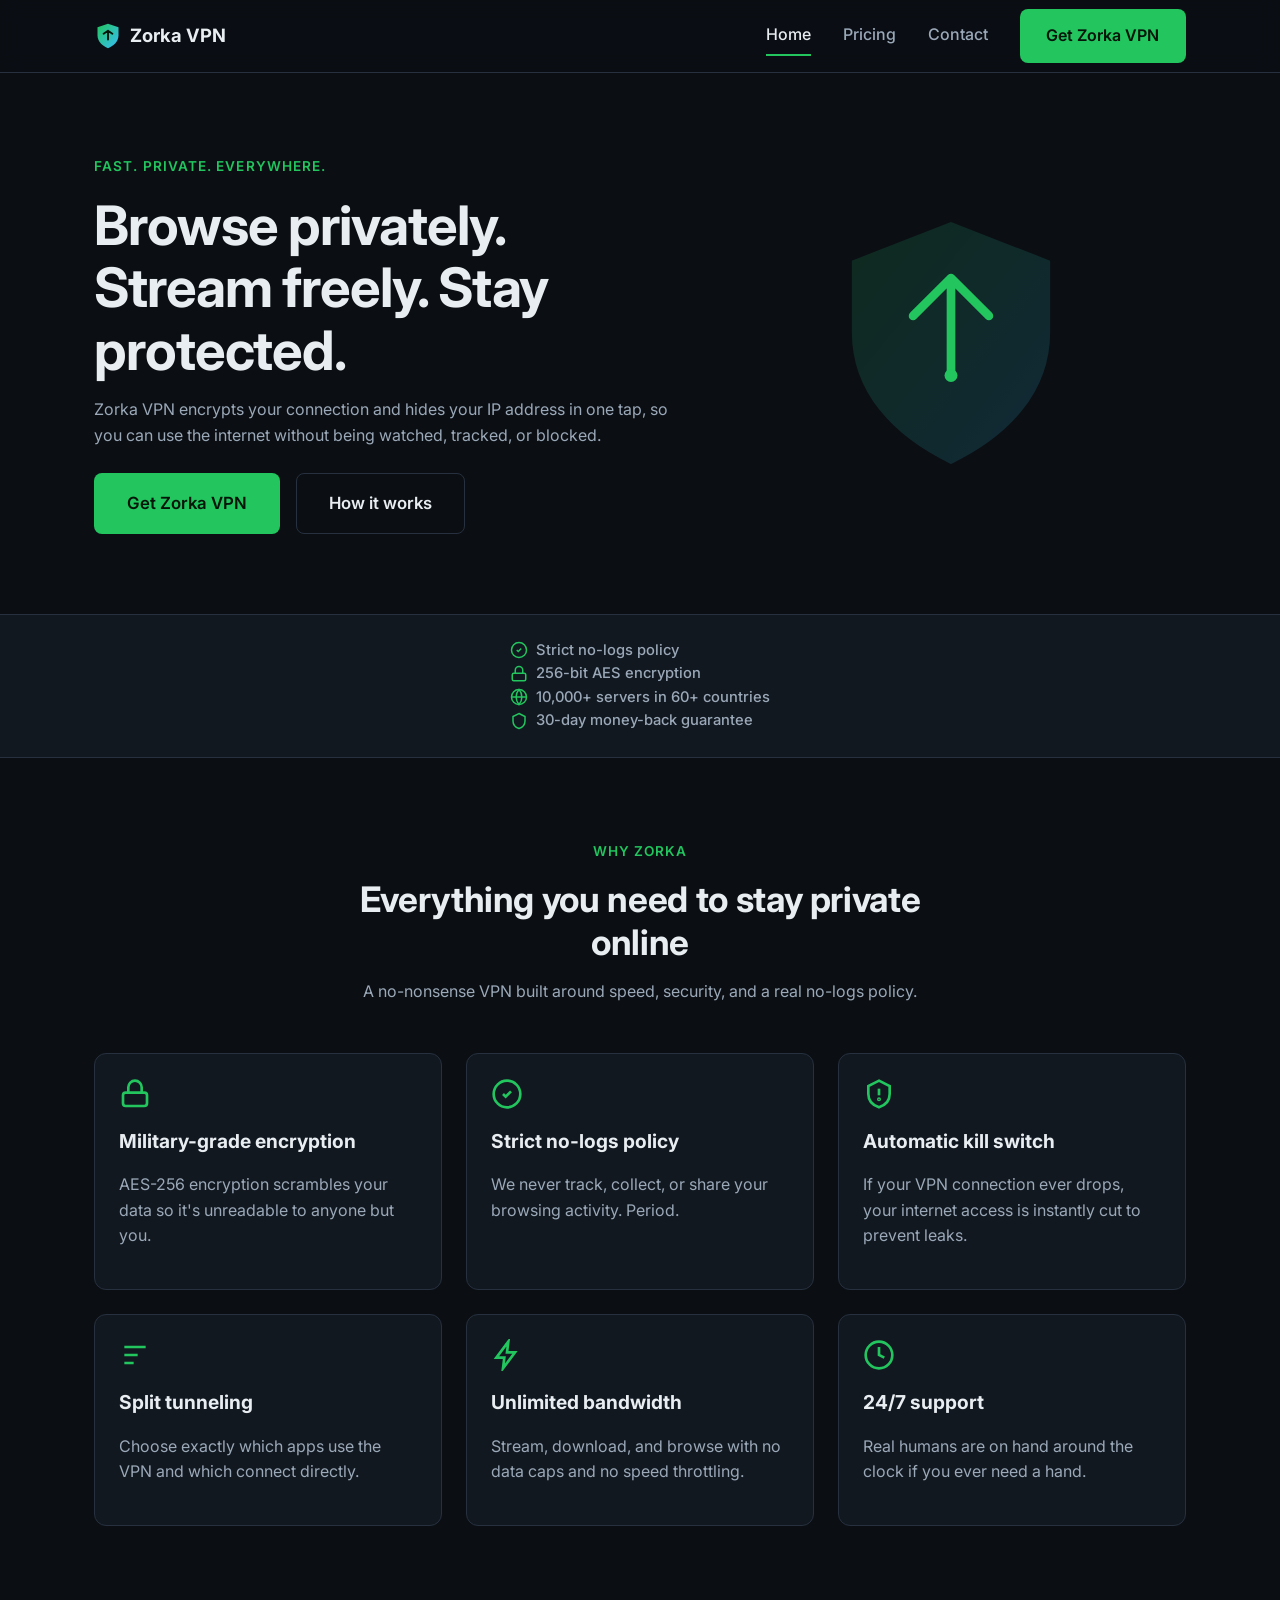
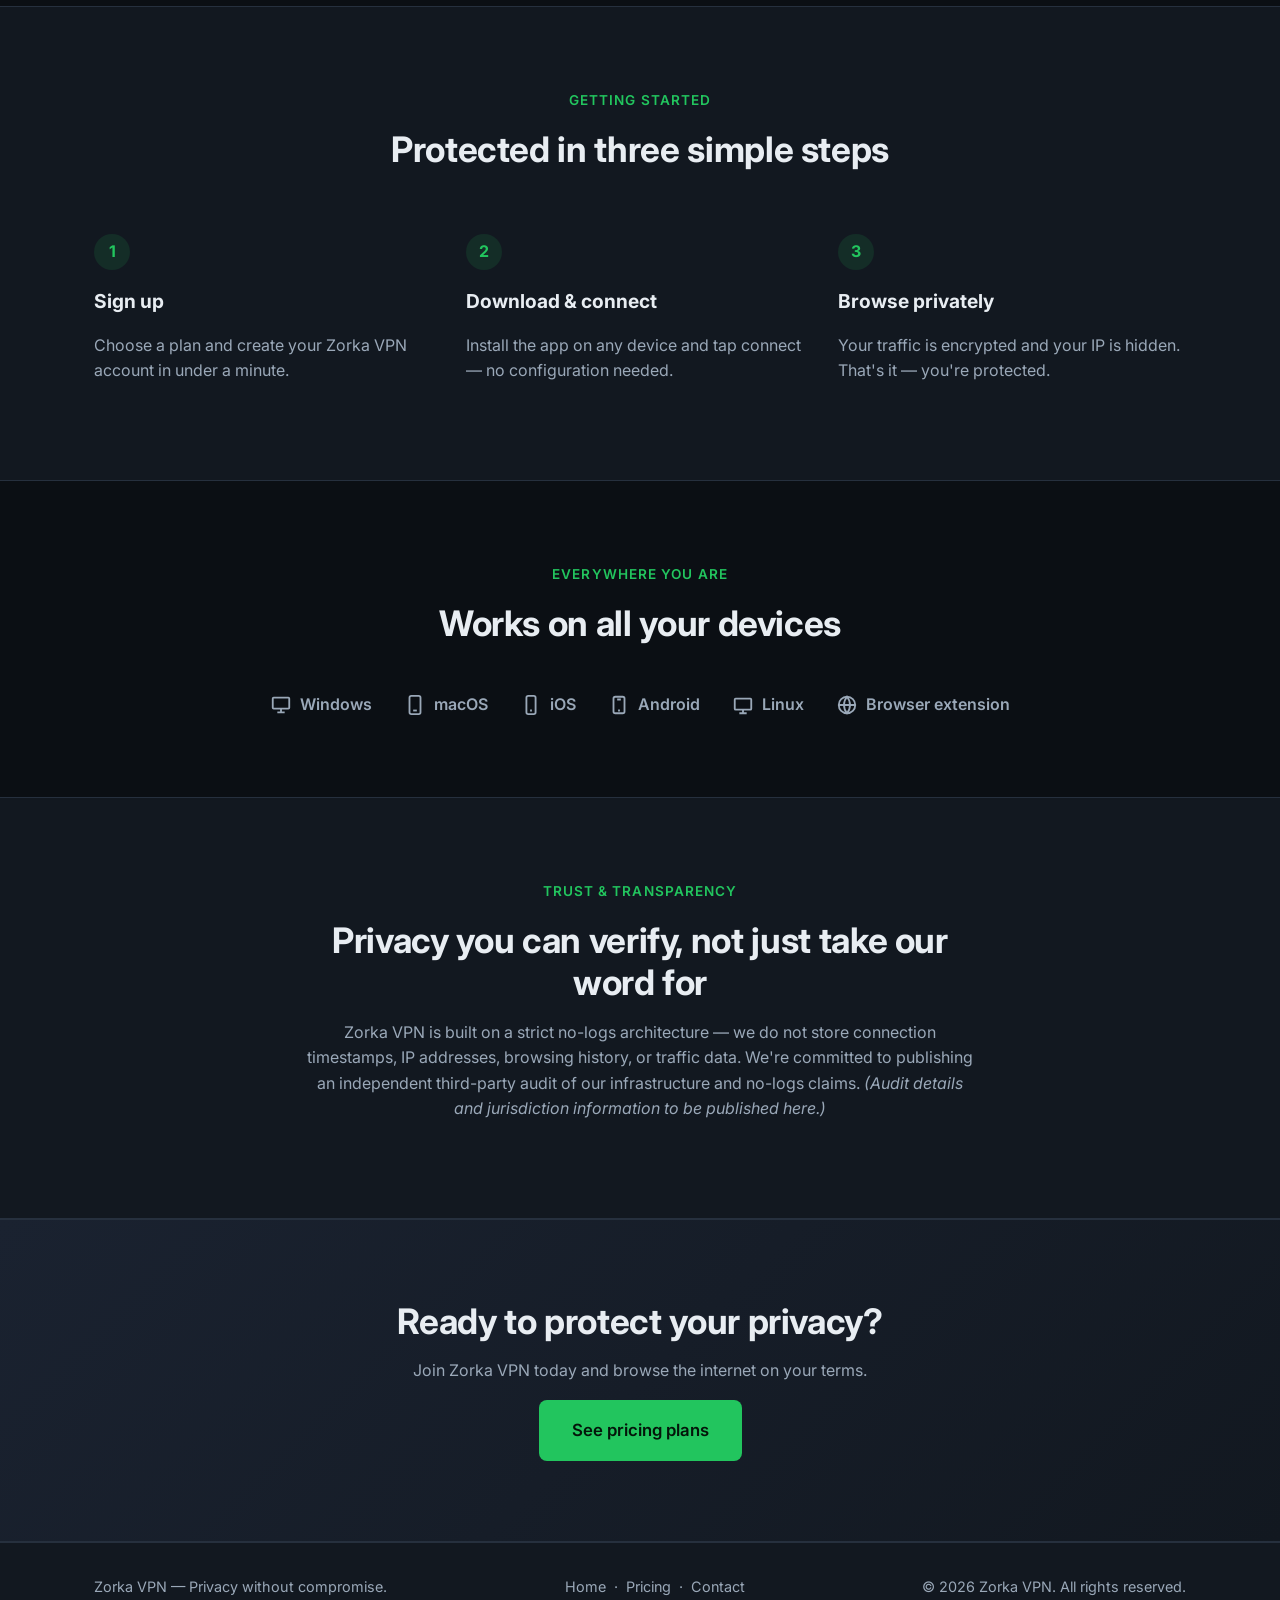
<file: index.html>
<!DOCTYPE html>
<html lang="en">
<head>
  <meta charset="UTF-8" />
  <meta name="viewport" content="width=device-width, initial-scale=1.0" />
  <title>Zorka VPN — Privacy Without Compromise</title>
  <meta name="description" content="Zorka VPN keeps your browsing private and secure with military-grade encryption, a strict no-logs policy, and servers in 60+ countries." />
  <link rel="icon" href="assets/img/favicon.svg" type="image/svg+xml" />
  <link rel="preconnect" href="https://fonts.googleapis.com" />
  <link rel="preconnect" href="https://fonts.gstatic.com" crossorigin />
  <link href="https://fonts.googleapis.com/css2?family=Inter:wght@400;500;600;700;800&display=swap" rel="stylesheet" />
  <link rel="stylesheet" href="assets/css/style.css" />
</head>
<body>
  <header class="site-header">
    <div class="container header-inner">
      <a href="index.html" class="logo">
        <img src="assets/img/logo.svg" alt="Zorka VPN logo" />
        Zorka VPN
      </a>
      <nav class="site-nav" id="site-nav">
        <a href="index.html">Home</a>
        <a href="pricing.html">Pricing</a>
        <a href="contact.html">Contact</a>
        <a href="pricing.html" class="btn btn-primary nav-cta">Get Zorka VPN</a>
      </nav>
      <button class="nav-toggle" id="nav-toggle" aria-label="Toggle menu" aria-expanded="false">&#9776;</button>
    </div>
  </header>

  <main>
    <!-- Hero -->
    <section class="hero">
      <div class="container hero-inner">
        <div>
          <span class="eyebrow">Fast. Private. Everywhere.</span>
          <h1>Browse privately. Stream freely. Stay protected.</h1>
          <p class="text-muted">Zorka VPN encrypts your connection and hides your IP address in one tap, so you can use the internet without being watched, tracked, or blocked.</p>
          <div class="hero-actions">
            <a href="pricing.html" class="btn btn-primary btn-lg">Get Zorka VPN</a>
            <a href="#how-it-works" class="btn btn-outline btn-lg">How it works</a>
          </div>
        </div>
        <div class="hero-art">
          <svg viewBox="0 0 240 240" width="260" height="260" xmlns="http://www.w3.org/2000/svg" role="img" aria-label="Shield icon representing protection">
            <defs>
              <linearGradient id="shieldGrad" x1="0" y1="0" x2="1" y2="1">
                <stop offset="0%" stop-color="#22c55e" />
                <stop offset="100%" stop-color="#38bdf8" />
              </linearGradient>
            </defs>
            <path d="M120 10 L210 45 V110 C210 165 172 205 120 230 C68 205 30 165 30 110 V45 Z" fill="url(#shieldGrad)" opacity="0.15" stroke="url(#shieldGrad)" stroke-width="3"/>
            <path d="M120 60 V150 M85 95 L120 60 L155 95" fill="none" stroke="#22c55e" stroke-width="8" stroke-linecap="round" stroke-linejoin="round"/>
            <circle cx="120" cy="150" r="6" fill="#22c55e"/>
          </svg>
        </div>
      </div>
    </section>

    <!-- Trust bar -->
    <div class="trust-bar">
      <div class="container">
        <ul>
          <li><svg viewBox="0 0 24 24" fill="none" stroke="currentColor" stroke-width="2"><path d="M9 12l2 2 4-4"/><circle cx="12" cy="12" r="10"/></svg> Strict no-logs policy</li>
          <li><svg viewBox="0 0 24 24" fill="none" stroke="currentColor" stroke-width="2"><rect x="3" y="11" width="18" height="10" rx="2"/><path d="M7 11V7a5 5 0 0 1 10 0v4"/></svg> 256-bit AES encryption</li>
          <li><svg viewBox="0 0 24 24" fill="none" stroke="currentColor" stroke-width="2"><circle cx="12" cy="12" r="10"/><path d="M2 12h20M12 2a15 15 0 0 1 0 20 15 15 0 0 1 0-20z"/></svg> 10,000+ servers in 60+ countries</li>
          <li><svg viewBox="0 0 24 24" fill="none" stroke="currentColor" stroke-width="2"><path d="M12 2l8 4v6c0 5-3.5 8.5-8 10-4.5-1.5-8-5-8-10V6l8-4z"/></svg> 30-day money-back guarantee</li>
        </ul>
      </div>
    </div>

    <!-- Features -->
    <section id="features">
      <div class="container">
        <div class="section-header text-center">
          <span class="eyebrow">Why Zorka</span>
          <h2>Everything you need to stay private online</h2>
          <p class="text-muted">A no-nonsense VPN built around speed, security, and a real no-logs policy.</p>
        </div>
        <div class="grid grid-3">
          <div class="card feature-card">
            <svg viewBox="0 0 24 24" fill="none" stroke="currentColor" stroke-width="2"><rect x="3" y="11" width="18" height="10" rx="2"/><path d="M7 11V7a5 5 0 0 1 10 0v4"/></svg>
            <h3>Military-grade encryption</h3>
            <p class="text-muted">AES-256 encryption scrambles your data so it's unreadable to anyone but you.</p>
          </div>
          <div class="card feature-card">
            <svg viewBox="0 0 24 24" fill="none" stroke="currentColor" stroke-width="2"><path d="M9 12l2 2 4-4"/><circle cx="12" cy="12" r="10"/></svg>
            <h3>Strict no-logs policy</h3>
            <p class="text-muted">We never track, collect, or share your browsing activity. Period.</p>
          </div>
          <div class="card feature-card">
            <svg viewBox="0 0 24 24" fill="none" stroke="currentColor" stroke-width="2"><path d="M12 2l8 4v6c0 5-3.5 8.5-8 10-4.5-1.5-8-5-8-10V6l8-4z"/><path d="M12 8v5"/><circle cx="12" cy="16" r="0.5"/></svg>
            <h3>Automatic kill switch</h3>
            <p class="text-muted">If your VPN connection ever drops, your internet access is instantly cut to prevent leaks.</p>
          </div>
          <div class="card feature-card">
            <svg viewBox="0 0 24 24" fill="none" stroke="currentColor" stroke-width="2"><path d="M4 6h16M4 12h10M4 18h7"/></svg>
            <h3>Split tunneling</h3>
            <p class="text-muted">Choose exactly which apps use the VPN and which connect directly.</p>
          </div>
          <div class="card feature-card">
            <svg viewBox="0 0 24 24" fill="none" stroke="currentColor" stroke-width="2"><path d="M13 2L4 14h6l-1 8 9-12h-6l1-8z"/></svg>
            <h3>Unlimited bandwidth</h3>
            <p class="text-muted">Stream, download, and browse with no data caps and no speed throttling.</p>
          </div>
          <div class="card feature-card">
            <svg viewBox="0 0 24 24" fill="none" stroke="currentColor" stroke-width="2"><circle cx="12" cy="12" r="10"/><path d="M12 6v6l4 2"/></svg>
            <h3>24/7 support</h3>
            <p class="text-muted">Real humans are on hand around the clock if you ever need a hand.</p>
          </div>
        </div>
      </div>
    </section>

    <!-- How it works -->
    <section id="how-it-works" style="background: var(--color-bg-alt); border-top: 1px solid var(--color-border); border-bottom: 1px solid var(--color-border);">
      <div class="container">
        <div class="section-header text-center">
          <span class="eyebrow">Getting started</span>
          <h2>Protected in three simple steps</h2>
        </div>
        <div class="steps">
          <div class="step">
            <div class="step-number">1</div>
            <h3>Sign up</h3>
            <p class="text-muted">Choose a plan and create your Zorka VPN account in under a minute.</p>
          </div>
          <div class="step">
            <div class="step-number">2</div>
            <h3>Download &amp; connect</h3>
            <p class="text-muted">Install the app on any device and tap connect — no configuration needed.</p>
          </div>
          <div class="step">
            <div class="step-number">3</div>
            <h3>Browse privately</h3>
            <p class="text-muted">Your traffic is encrypted and your IP is hidden. That's it — you're protected.</p>
          </div>
        </div>
      </div>
    </section>

    <!-- Platforms -->
    <section>
      <div class="container">
        <div class="section-header text-center">
          <span class="eyebrow">Everywhere you are</span>
          <h2>Works on all your devices</h2>
        </div>
        <ul class="platforms">
          <li><svg viewBox="0 0 24 24" fill="none" stroke="currentColor" stroke-width="2"><rect x="3" y="4" width="18" height="12" rx="1"/><path d="M8 20h8M12 16v4"/></svg> Windows</li>
          <li><svg viewBox="0 0 24 24" fill="none" stroke="currentColor" stroke-width="2"><rect x="6" y="2" width="12" height="20" rx="2"/><path d="M10 18h4"/></svg> macOS</li>
          <li><svg viewBox="0 0 24 24" fill="none" stroke="currentColor" stroke-width="2"><rect x="7" y="2" width="10" height="20" rx="2"/><path d="M11 18h2"/></svg> iOS</li>
          <li><svg viewBox="0 0 24 24" fill="none" stroke="currentColor" stroke-width="2"><rect x="6" y="3" width="12" height="18" rx="2"/><path d="M10 6h4M11 18h2"/></svg> Android</li>
          <li><svg viewBox="0 0 24 24" fill="none" stroke="currentColor" stroke-width="2"><rect x="3" y="5" width="18" height="12" rx="1"/><path d="M8 21h8M12 17v4"/></svg> Linux</li>
          <li><svg viewBox="0 0 24 24" fill="none" stroke="currentColor" stroke-width="2"><circle cx="12" cy="12" r="9"/><path d="M3 12h18M12 3a14 14 0 0 1 0 18 14 14 0 0 1 0-18z"/></svg> Browser extension</li>
        </ul>
      </div>
    </section>

    <!-- Trust / no-logs -->
    <section style="background: var(--color-bg-alt); border-top: 1px solid var(--color-border); border-bottom: 1px solid var(--color-border);">
      <div class="container text-center" style="max-width: 720px; margin: 0 auto;">
        <span class="eyebrow">Trust &amp; transparency</span>
        <h2>Privacy you can verify, not just take our word for</h2>
        <p class="text-muted">Zorka VPN is built on a strict no-logs architecture — we do not store connection timestamps, IP addresses, browsing history, or traffic data. We're committed to publishing an independent third-party audit of our infrastructure and no-logs claims. <em>(Audit details and jurisdiction information to be published here.)</em></p>
      </div>
    </section>

    <!-- Final CTA -->
    <section class="cta-band">
      <div class="container">
        <h2>Ready to protect your privacy?</h2>
        <p class="text-muted">Join Zorka VPN today and browse the internet on your terms.</p>
        <a href="pricing.html" class="btn btn-primary btn-lg">See pricing plans</a>
      </div>
    </section>
  </main>

  <footer class="site-footer">
    <div class="container footer-inner">
      <div class="footer-brand">Zorka VPN — Privacy without compromise.</div>
      <nav class="footer-links">
        <a href="index.html">Home</a>·<a href="pricing.html">Pricing</a>·<a href="contact.html">Contact</a>
      </nav>
      <div class="footer-legal">&copy; <span id="year"></span> Zorka VPN. All rights reserved.</div>
    </div>
  </footer>

  <script src="assets/js/main.js"></script>
</body>
</html>
</file>
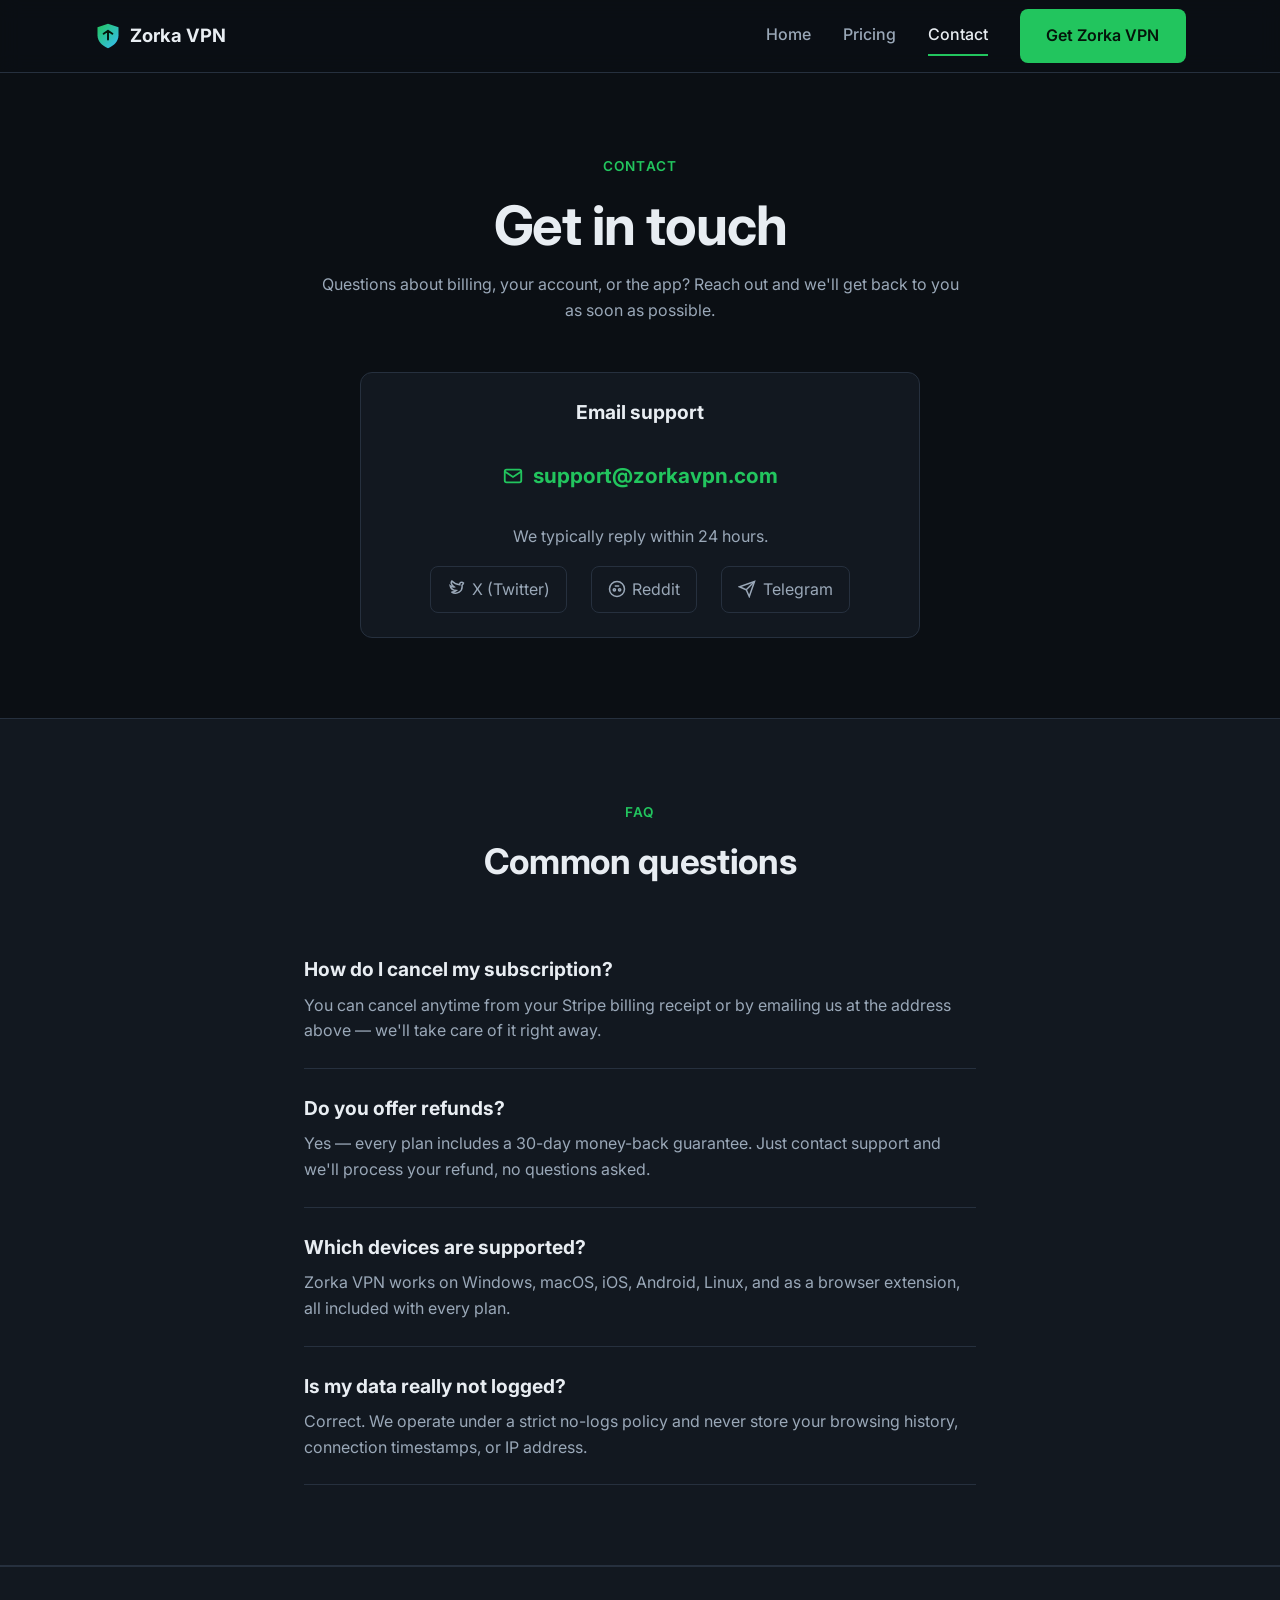
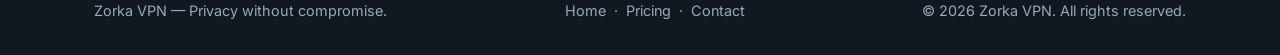
<file: contact.html>
<!DOCTYPE html>
<html lang="en">
<head>
  <meta charset="UTF-8" />
  <meta name="viewport" content="width=device-width, initial-scale=1.0" />
  <title>Contact — Zorka VPN</title>
  <meta name="description" content="Get in touch with the Zorka VPN team for support, billing questions, or general inquiries." />
  <link rel="icon" href="assets/img/favicon.svg" type="image/svg+xml" />
  <link rel="preconnect" href="https://fonts.googleapis.com" />
  <link rel="preconnect" href="https://fonts.gstatic.com" crossorigin />
  <link href="https://fonts.googleapis.com/css2?family=Inter:wght@400;500;600;700;800&display=swap" rel="stylesheet" />
  <link rel="stylesheet" href="assets/css/style.css" />
</head>
<body>
  <header class="site-header">
    <div class="container header-inner">
      <a href="index.html" class="logo">
        <img src="assets/img/logo.svg" alt="Zorka VPN logo" />
        Zorka VPN
      </a>
      <nav class="site-nav" id="site-nav">
        <a href="index.html">Home</a>
        <a href="pricing.html">Pricing</a>
        <a href="contact.html">Contact</a>
        <a href="pricing.html" class="btn btn-primary nav-cta">Get Zorka VPN</a>
      </nav>
      <button class="nav-toggle" id="nav-toggle" aria-label="Toggle menu" aria-expanded="false">&#9776;</button>
    </div>
  </header>

  <main>
    <section>
      <div class="container">
        <div class="section-header text-center">
          <span class="eyebrow">Contact</span>
          <h1>Get in touch</h1>
          <p class="text-muted">Questions about billing, your account, or the app? Reach out and we'll get back to you as soon as possible.</p>
        </div>

        <div class="card contact-card">
          <h3>Email support</h3>
          <!-- Replace with your real support address -->
          <a href="mailto:support@zorkavpn.com" class="contact-email">
            <svg viewBox="0 0 24 24" width="22" height="22" fill="none" stroke="currentColor" stroke-width="2"><rect x="3" y="5" width="18" height="14" rx="2"/><path d="M3 7l9 6 9-6"/></svg>
            support@zorkavpn.com
          </a>
          <p class="text-muted">We typically reply within 24 hours.</p>

          <div class="social-links">
            <!-- Placeholder social links — replace with real profile URLs -->
            <a href="#" target="_blank" rel="noopener">
              <svg viewBox="0 0 24 24" fill="none" stroke="currentColor" stroke-width="2"><path d="M22 4s-.7 2-2 3c1.4 8.6-7 13-14 9 2.5.2 5-.6 6.5-2C7 13.5 4.8 11 4.3 7.7 6 9 8 9.7 9.5 9.3 5.8 6.8 4.7 3 6.5 1.3 9 4 13 6 17 6.3 16.6 3.6 19.4 1.6 22 4z"/></svg>
              X (Twitter)
            </a>
            <a href="#" target="_blank" rel="noopener">
              <svg viewBox="0 0 24 24" fill="none" stroke="currentColor" stroke-width="2"><circle cx="12" cy="12" r="10"/><circle cx="8.5" cy="13" r="1.5"/><circle cx="15.5" cy="13" r="1.5"/><path d="M9 8h6"/></svg>
              Reddit
            </a>
            <a href="#" target="_blank" rel="noopener">
              <svg viewBox="0 0 24 24" fill="none" stroke="currentColor" stroke-width="2"><path d="M22 2L11 13"/><path d="M22 2l-7 20-4-9-9-4 20-7z"/></svg>
              Telegram
            </a>
          </div>
        </div>
      </div>
    </section>

    <section style="background: var(--color-bg-alt); border-top: 1px solid var(--color-border); border-bottom: 1px solid var(--color-border);">
      <div class="container" style="max-width: 720px;">
        <div class="section-header text-center">
          <span class="eyebrow">FAQ</span>
          <h2>Common questions</h2>
        </div>

        <div class="faq-item">
          <h3>How do I cancel my subscription?</h3>
          <p>You can cancel anytime from your Stripe billing receipt or by emailing us at the address above — we'll take care of it right away.</p>
        </div>
        <div class="faq-item">
          <h3>Do you offer refunds?</h3>
          <p>Yes — every plan includes a 30-day money-back guarantee. Just contact support and we'll process your refund, no questions asked.</p>
        </div>
        <div class="faq-item">
          <h3>Which devices are supported?</h3>
          <p>Zorka VPN works on Windows, macOS, iOS, Android, Linux, and as a browser extension, all included with every plan.</p>
        </div>
        <div class="faq-item">
          <h3>Is my data really not logged?</h3>
          <p>Correct. We operate under a strict no-logs policy and never store your browsing history, connection timestamps, or IP address.</p>
        </div>
      </div>
    </section>
  </main>

  <footer class="site-footer">
    <div class="container footer-inner">
      <div class="footer-brand">Zorka VPN — Privacy without compromise.</div>
      <nav class="footer-links">
        <a href="index.html">Home</a>·<a href="pricing.html">Pricing</a>·<a href="contact.html">Contact</a>
      </nav>
      <div class="footer-legal">&copy; <span id="year"></span> Zorka VPN. All rights reserved.</div>
    </div>
  </footer>

  <script src="assets/js/main.js"></script>
</body>
</html>
</file>
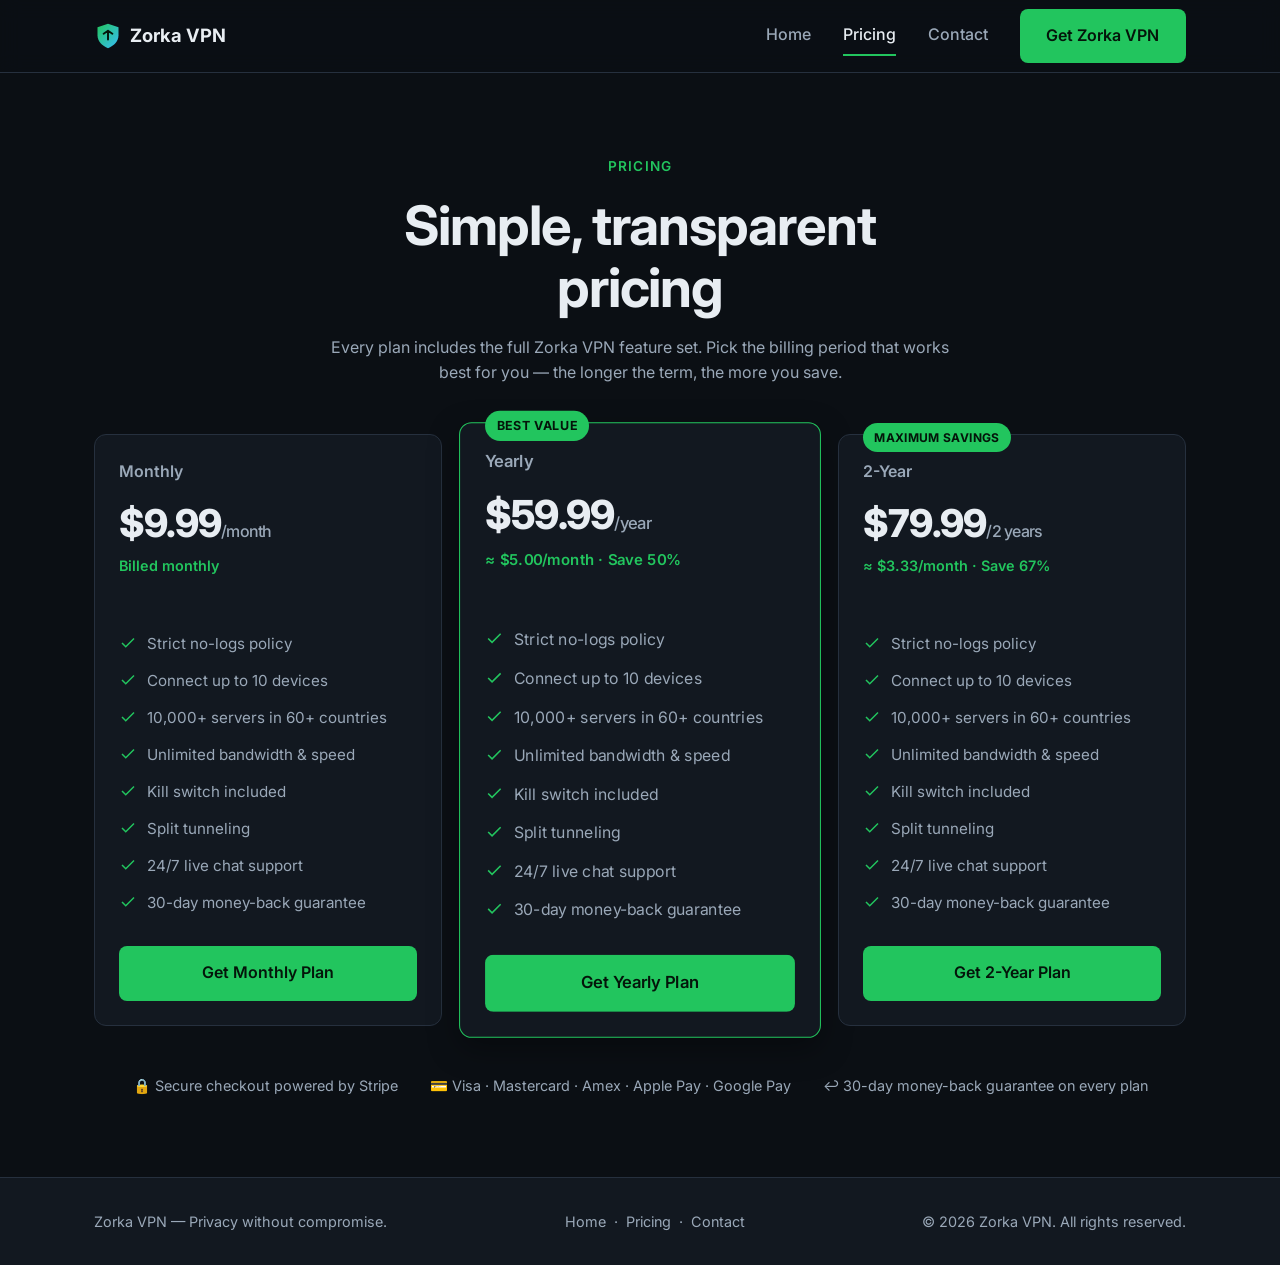
<file: pricing.html>
<!DOCTYPE html>
<html lang="en">
<head>
  <meta charset="UTF-8" />
  <meta name="viewport" content="width=device-width, initial-scale=1.0" />
  <title>Pricing — Zorka VPN</title>
  <meta name="description" content="Simple, transparent Zorka VPN pricing. Choose a monthly, yearly, or 2-year plan — all with the same full feature set." />
  <link rel="icon" href="assets/img/favicon.svg" type="image/svg+xml" />
  <link rel="preconnect" href="https://fonts.googleapis.com" />
  <link rel="preconnect" href="https://fonts.gstatic.com" crossorigin />
  <link href="https://fonts.googleapis.com/css2?family=Inter:wght@400;500;600;700;800&display=swap" rel="stylesheet" />
  <link rel="stylesheet" href="assets/css/style.css" />
</head>
<body>
  <header class="site-header">
    <div class="container header-inner">
      <a href="index.html" class="logo">
        <img src="assets/img/logo.svg" alt="Zorka VPN logo" />
        Zorka VPN
      </a>
      <nav class="site-nav" id="site-nav">
        <a href="index.html">Home</a>
        <a href="pricing.html">Pricing</a>
        <a href="contact.html">Contact</a>
        <a href="pricing.html" class="btn btn-primary nav-cta">Get Zorka VPN</a>
      </nav>
      <button class="nav-toggle" id="nav-toggle" aria-label="Toggle menu" aria-expanded="false">&#9776;</button>
    </div>
  </header>

  <main>
    <section>
      <div class="container">
        <div class="section-header text-center">
          <span class="eyebrow">Pricing</span>
          <h1>Simple, transparent pricing</h1>
          <p class="text-muted">Every plan includes the full Zorka VPN feature set. Pick the billing period that works best for you — the longer the term, the more you save.</p>
        </div>

        <!--
          ============================================================
          STRIPE PAYMENT LINKS
          ============================================================
          Each button below links to a Stripe Payment Link placeholder.
          Create the real links in the Stripe Dashboard (Payment Links →
          "+ New") and replace the three href values below:
            REPLACE_MONTHLY  -> Monthly plan Payment Link
            REPLACE_YEARLY   -> Yearly plan Payment Link
            REPLACE_2YEAR    -> 2-Year plan Payment Link
          See README.md for full step-by-step instructions.
          ============================================================
        -->
        <div class="pricing-grid">
          <!-- Monthly -->
          <div class="card price-card">
            <div class="price-tier-name">Monthly</div>
            <div class="price-amount">$9.99<span>/month</span></div>
            <div class="price-equiv">Billed monthly</div>
            <ul class="price-features">
              <li><svg viewBox="0 0 24 24" fill="none" stroke="currentColor" stroke-width="2"><path d="M20 6L9 17l-5-5"/></svg> Strict no-logs policy</li>
              <li><svg viewBox="0 0 24 24" fill="none" stroke="currentColor" stroke-width="2"><path d="M20 6L9 17l-5-5"/></svg> Connect up to 10 devices</li>
              <li><svg viewBox="0 0 24 24" fill="none" stroke="currentColor" stroke-width="2"><path d="M20 6L9 17l-5-5"/></svg> 10,000+ servers in 60+ countries</li>
              <li><svg viewBox="0 0 24 24" fill="none" stroke="currentColor" stroke-width="2"><path d="M20 6L9 17l-5-5"/></svg> Unlimited bandwidth &amp; speed</li>
              <li><svg viewBox="0 0 24 24" fill="none" stroke="currentColor" stroke-width="2"><path d="M20 6L9 17l-5-5"/></svg> Kill switch included</li>
              <li><svg viewBox="0 0 24 24" fill="none" stroke="currentColor" stroke-width="2"><path d="M20 6L9 17l-5-5"/></svg> Split tunneling</li>
              <li><svg viewBox="0 0 24 24" fill="none" stroke="currentColor" stroke-width="2"><path d="M20 6L9 17l-5-5"/></svg> 24/7 live chat support</li>
              <li><svg viewBox="0 0 24 24" fill="none" stroke="currentColor" stroke-width="2"><path d="M20 6L9 17l-5-5"/></svg> 30-day money-back guarantee</li>
            </ul>
            <!-- STRIPE PAYMENT LINK: replace href with your real Payment Link from the Stripe Dashboard -->
            <a href="https://buy.stripe.com/REPLACE_MONTHLY" class="btn btn-primary btn-block" target="_blank" rel="noopener">Get Monthly Plan</a>
          </div>

          <!-- Yearly (highlighted) -->
          <div class="card price-card is-highlighted">
            <span class="badge">Best Value</span>
            <div class="price-tier-name">Yearly</div>
            <div class="price-amount">$59.99<span>/year</span></div>
            <div class="price-equiv">≈ $5.00/month · Save 50%</div>
            <ul class="price-features">
              <li><svg viewBox="0 0 24 24" fill="none" stroke="currentColor" stroke-width="2"><path d="M20 6L9 17l-5-5"/></svg> Strict no-logs policy</li>
              <li><svg viewBox="0 0 24 24" fill="none" stroke="currentColor" stroke-width="2"><path d="M20 6L9 17l-5-5"/></svg> Connect up to 10 devices</li>
              <li><svg viewBox="0 0 24 24" fill="none" stroke="currentColor" stroke-width="2"><path d="M20 6L9 17l-5-5"/></svg> 10,000+ servers in 60+ countries</li>
              <li><svg viewBox="0 0 24 24" fill="none" stroke="currentColor" stroke-width="2"><path d="M20 6L9 17l-5-5"/></svg> Unlimited bandwidth &amp; speed</li>
              <li><svg viewBox="0 0 24 24" fill="none" stroke="currentColor" stroke-width="2"><path d="M20 6L9 17l-5-5"/></svg> Kill switch included</li>
              <li><svg viewBox="0 0 24 24" fill="none" stroke="currentColor" stroke-width="2"><path d="M20 6L9 17l-5-5"/></svg> Split tunneling</li>
              <li><svg viewBox="0 0 24 24" fill="none" stroke="currentColor" stroke-width="2"><path d="M20 6L9 17l-5-5"/></svg> 24/7 live chat support</li>
              <li><svg viewBox="0 0 24 24" fill="none" stroke="currentColor" stroke-width="2"><path d="M20 6L9 17l-5-5"/></svg> 30-day money-back guarantee</li>
            </ul>
            <!-- STRIPE PAYMENT LINK: replace href with your real Payment Link from the Stripe Dashboard -->
            <a href="https://buy.stripe.com/REPLACE_YEARLY" class="btn btn-primary btn-block" target="_blank" rel="noopener">Get Yearly Plan</a>
          </div>

          <!-- 2-Year -->
          <div class="card price-card">
            <span class="badge">Maximum Savings</span>
            <div class="price-tier-name">2-Year</div>
            <div class="price-amount">$79.99<span>/2 years</span></div>
            <div class="price-equiv">≈ $3.33/month · Save 67%</div>
            <ul class="price-features">
              <li><svg viewBox="0 0 24 24" fill="none" stroke="currentColor" stroke-width="2"><path d="M20 6L9 17l-5-5"/></svg> Strict no-logs policy</li>
              <li><svg viewBox="0 0 24 24" fill="none" stroke="currentColor" stroke-width="2"><path d="M20 6L9 17l-5-5"/></svg> Connect up to 10 devices</li>
              <li><svg viewBox="0 0 24 24" fill="none" stroke="currentColor" stroke-width="2"><path d="M20 6L9 17l-5-5"/></svg> 10,000+ servers in 60+ countries</li>
              <li><svg viewBox="0 0 24 24" fill="none" stroke="currentColor" stroke-width="2"><path d="M20 6L9 17l-5-5"/></svg> Unlimited bandwidth &amp; speed</li>
              <li><svg viewBox="0 0 24 24" fill="none" stroke="currentColor" stroke-width="2"><path d="M20 6L9 17l-5-5"/></svg> Kill switch included</li>
              <li><svg viewBox="0 0 24 24" fill="none" stroke="currentColor" stroke-width="2"><path d="M20 6L9 17l-5-5"/></svg> Split tunneling</li>
              <li><svg viewBox="0 0 24 24" fill="none" stroke="currentColor" stroke-width="2"><path d="M20 6L9 17l-5-5"/></svg> 24/7 live chat support</li>
              <li><svg viewBox="0 0 24 24" fill="none" stroke="currentColor" stroke-width="2"><path d="M20 6L9 17l-5-5"/></svg> 30-day money-back guarantee</li>
            </ul>
            <!-- STRIPE PAYMENT LINK: replace href with your real Payment Link from the Stripe Dashboard -->
            <a href="https://buy.stripe.com/REPLACE_2YEAR" class="btn btn-primary btn-block" target="_blank" rel="noopener">Get 2-Year Plan</a>
          </div>
        </div>

        <div class="reassurance">
          <span>🔒 Secure checkout powered by Stripe</span>
          <span>💳 Visa · Mastercard · Amex · Apple Pay · Google Pay</span>
          <span>↩️ 30-day money-back guarantee on every plan</span>
        </div>
      </div>
    </section>
  </main>

  <footer class="site-footer">
    <div class="container footer-inner">
      <div class="footer-brand">Zorka VPN — Privacy without compromise.</div>
      <nav class="footer-links">
        <a href="index.html">Home</a>·<a href="pricing.html">Pricing</a>·<a href="contact.html">Contact</a>
      </nav>
      <div class="footer-legal">&copy; <span id="year"></span> Zorka VPN. All rights reserved.</div>
    </div>
  </footer>

  <script src="assets/js/main.js"></script>
</body>
</html>
</file>
<file: assets/css/style.css>
/* ==========================================================================
   Zorka VPN — Shared Stylesheet
   ========================================================================== */

:root {
  /* Colors */
  --color-bg: #0b0f14;
  --color-bg-alt: #121820;
  --color-bg-elevated: #1a2230;
  --color-border: #26303e;
  --color-text: #e8edf2;
  --color-text-muted: #9aa8b8;
  --color-primary: #22c55e;
  --color-primary-hover: #16a34a;
  --color-primary-soft: rgba(34, 197, 94, 0.12);
  --color-accent: #38bdf8;
  --color-danger: #ef4444;
  --color-success: #22c55e;

  /* Typography */
  --font-sans: 'Inter', -apple-system, BlinkMacSystemFont, 'Segoe UI', Roboto, Helvetica, Arial, sans-serif;
  --font-size-base: 16px;
  --line-height-base: 1.6;

  /* Spacing scale */
  --space-1: 0.5rem;
  --space-2: 1rem;
  --space-3: 1.5rem;
  --space-4: 2rem;
  --space-5: 3rem;
  --space-6: 5rem;

  /* Layout */
  --max-width: 1140px;
  --radius: 12px;
  --radius-sm: 8px;
  --shadow: 0 10px 30px rgba(0, 0, 0, 0.35);
}

/* ---- Reset ---- */
*, *::before, *::after { box-sizing: border-box; }
html { scroll-behavior: smooth; }
body {
  margin: 0;
  background: var(--color-bg);
  color: var(--color-text);
  font-family: var(--font-sans);
  font-size: var(--font-size-base);
  line-height: var(--line-height-base);
  -webkit-font-smoothing: antialiased;
}
img, svg { display: block; max-width: 100%; }
a { color: inherit; text-decoration: none; }
ul { list-style: none; margin: 0; padding: 0; }
h1, h2, h3, p { margin: 0 0 var(--space-2); }
button { font-family: inherit; }

.container {
  width: 100%;
  max-width: var(--max-width);
  margin: 0 auto;
  padding: 0 var(--space-3);
}

section { padding: var(--space-6) 0; }

.text-center { text-align: center; }
.text-muted { color: var(--color-text-muted); }

.eyebrow {
  display: inline-block;
  color: var(--color-primary);
  font-weight: 600;
  font-size: 0.85rem;
  letter-spacing: 0.08em;
  text-transform: uppercase;
  margin-bottom: var(--space-2);
}

h1 { font-size: clamp(2.2rem, 5vw, 3.4rem); line-height: 1.15; letter-spacing: -0.02em; }
h2 { font-size: clamp(1.6rem, 3vw, 2.2rem); line-height: 1.2; letter-spacing: -0.01em; }
h3 { font-size: 1.2rem; }

.section-header { max-width: 640px; margin: 0 auto var(--space-5); }

/* ---- Buttons ---- */
.btn {
  display: inline-flex;
  align-items: center;
  justify-content: center;
  gap: 0.5rem;
  padding: 0.85rem 1.6rem;
  border-radius: var(--radius-sm);
  font-weight: 600;
  font-size: 1rem;
  border: 1px solid transparent;
  cursor: pointer;
  transition: transform 0.15s ease, background-color 0.15s ease, border-color 0.15s ease;
  min-height: 44px;
}
.btn:hover { transform: translateY(-1px); }

.btn-primary {
  background: var(--color-primary);
  color: #04150a;
}
.btn-primary:hover { background: var(--color-primary-hover); }

.btn-outline {
  background: transparent;
  border-color: var(--color-border);
  color: var(--color-text);
}
.btn-outline:hover { border-color: var(--color-primary); color: var(--color-primary); }

.btn-block { width: 100%; }
.btn-lg { padding: 1rem 2rem; font-size: 1.05rem; }

/* ---- Header / Nav ---- */
.site-header {
  position: sticky;
  top: 0;
  z-index: 50;
  background: rgba(11, 15, 20, 0.85);
  backdrop-filter: blur(10px);
  border-bottom: 1px solid var(--color-border);
}
.header-inner {
  display: flex;
  align-items: center;
  justify-content: space-between;
  height: 72px;
}
.logo {
  display: flex;
  align-items: center;
  gap: 0.5rem;
  font-weight: 700;
  font-size: 1.15rem;
}
.logo img { width: 28px; height: 28px; }

.site-nav {
  display: flex;
  align-items: center;
  gap: var(--space-4);
}
.site-nav a:not(.btn) {
  color: var(--color-text-muted);
  font-weight: 500;
  padding: 0.4rem 0;
  border-bottom: 2px solid transparent;
  transition: color 0.15s ease, border-color 0.15s ease;
}
.site-nav a:not(.btn):hover,
.site-nav a.active:not(.btn) {
  color: var(--color-text);
  border-color: var(--color-primary);
}

.nav-toggle {
  display: none;
  background: transparent;
  border: 1px solid var(--color-border);
  border-radius: var(--radius-sm);
  color: var(--color-text);
  font-size: 1.3rem;
  width: 44px;
  height: 44px;
}

@media (max-width: 767px) {
  .nav-toggle { display: inline-flex; align-items: center; justify-content: center; }
  .site-nav {
    position: absolute;
    top: 72px;
    left: 0;
    right: 0;
    background: var(--color-bg-alt);
    border-bottom: 1px solid var(--color-border);
    flex-direction: column;
    align-items: stretch;
    gap: 0;
    padding: var(--space-2) var(--space-3);
    display: none;
  }
  .site-nav a:not(.btn) {
    padding: var(--space-2) 0;
    border-bottom: 1px solid var(--color-border);
  }
  .site-nav .nav-cta { margin-top: var(--space-2); }
  body.nav-open .site-nav { display: flex; }
}

/* ---- Hero ---- */
.hero { padding: var(--space-6) 0; }
.hero-inner {
  display: grid;
  grid-template-columns: 1fr;
  gap: var(--space-5);
  align-items: center;
  text-align: center;
}
.hero-actions {
  display: flex;
  gap: var(--space-2);
  justify-content: center;
  flex-wrap: wrap;
  margin-top: var(--space-3);
}
.hero-art { display: flex; justify-content: center; }

@media (min-width: 1024px) {
  .hero-inner { grid-template-columns: 1.1fr 0.9fr; text-align: left; }
  .hero-actions { justify-content: flex-start; }
  .section-header.text-center { margin-left: auto; margin-right: auto; }
}

/* ---- Trust bar ---- */
.trust-bar {
  padding: var(--space-3) 0;
  border-top: 1px solid var(--color-border);
  border-bottom: 1px solid var(--color-border);
  background: var(--color-bg-alt);
}
.trust-bar .container {
  display: flex;
  flex-wrap: wrap;
  gap: var(--space-3) var(--space-5);
  justify-content: center;
  color: var(--color-text-muted);
  font-size: 0.92rem;
  font-weight: 500;
}
.trust-bar li { display: flex; align-items: center; gap: 0.5rem; }
.trust-bar svg { width: 18px; height: 18px; color: var(--color-primary); flex-shrink: 0; }

/* ---- Cards / Grids ---- */
.grid {
  display: grid;
  gap: var(--space-3);
  grid-template-columns: 1fr;
}
@media (min-width: 640px) {
  .grid-3 { grid-template-columns: repeat(2, 1fr); }
  .grid-4 { grid-template-columns: repeat(2, 1fr); }
}
@media (min-width: 1024px) {
  .grid-3 { grid-template-columns: repeat(3, 1fr); }
  .grid-4 { grid-template-columns: repeat(4, 1fr); }
}

.card {
  background: var(--color-bg-alt);
  border: 1px solid var(--color-border);
  border-radius: var(--radius);
  padding: var(--space-3);
}
.feature-card svg { width: 32px; height: 32px; color: var(--color-primary); margin-bottom: var(--space-2); }

/* ---- Steps ---- */
.steps {
  display: grid;
  gap: var(--space-3);
  grid-template-columns: 1fr;
  counter-reset: step;
}
@media (min-width: 768px) { .steps { grid-template-columns: repeat(3, 1fr); } }
.step { position: relative; padding-top: var(--space-2); }
.step-number {
  display: inline-flex;
  align-items: center;
  justify-content: center;
  width: 36px;
  height: 36px;
  border-radius: 50%;
  background: var(--color-primary-soft);
  color: var(--color-primary);
  font-weight: 700;
  margin-bottom: var(--space-2);
}

/* ---- Platforms strip ---- */
.platforms {
  display: flex;
  flex-wrap: wrap;
  justify-content: center;
  gap: var(--space-4);
  color: var(--color-text-muted);
  font-weight: 600;
}
.platforms li { display: flex; align-items: center; gap: 0.5rem; }
.platforms svg { width: 22px; height: 22px; }

/* ---- CTA band ---- */
.cta-band {
  background: linear-gradient(135deg, var(--color-bg-elevated), var(--color-bg-alt));
  border-top: 1px solid var(--color-border);
  border-bottom: 1px solid var(--color-border);
  text-align: center;
}

/* ---- Pricing ---- */
.pricing-grid {
  display: grid;
  gap: var(--space-3);
  grid-template-columns: 1fr;
  align-items: start;
}
@media (min-width: 1024px) {
  .pricing-grid { grid-template-columns: repeat(3, 1fr); }
}
.price-card {
  display: flex;
  flex-direction: column;
  position: relative;
}
.price-card.is-highlighted {
  border-color: var(--color-primary);
  box-shadow: var(--shadow);
}
@media (min-width: 1024px) {
  .price-card.is-highlighted { transform: scale(1.04); }
}
.badge {
  position: absolute;
  top: -12px;
  left: var(--space-3);
  background: var(--color-primary);
  color: #04150a;
  font-size: 0.75rem;
  font-weight: 700;
  letter-spacing: 0.03em;
  text-transform: uppercase;
  padding: 0.3rem 0.7rem;
  border-radius: 999px;
}
.price-tier-name { color: var(--color-text-muted); font-weight: 600; margin-bottom: var(--space-1); }
.price-amount { font-size: 2.4rem; font-weight: 800; letter-spacing: -0.02em; }
.price-amount span { font-size: 1rem; font-weight: 500; color: var(--color-text-muted); }
.price-equiv { color: var(--color-primary); font-weight: 600; font-size: 0.9rem; margin-bottom: var(--space-3); }
.price-features { margin: var(--space-3) 0; flex-grow: 1; }
.price-features li {
  display: flex;
  align-items: flex-start;
  gap: 0.6rem;
  padding: 0.4rem 0;
  color: var(--color-text-muted);
  font-size: 0.95rem;
}
.price-features svg { width: 18px; height: 18px; color: var(--color-primary); flex-shrink: 0; margin-top: 2px; }

.reassurance {
  display: flex;
  flex-wrap: wrap;
  justify-content: center;
  gap: var(--space-4);
  margin-top: var(--space-5);
  color: var(--color-text-muted);
  font-size: 0.9rem;
}

/* ---- FAQ ---- */
.faq-item {
  border-bottom: 1px solid var(--color-border);
  padding: var(--space-3) 0;
}
.faq-item h3 { margin-bottom: var(--space-1); }
.faq-item p { color: var(--color-text-muted); margin: 0; }

/* ---- Contact ---- */
.contact-card {
  text-align: center;
  max-width: 560px;
  margin: 0 auto;
}
.contact-email {
  display: inline-flex;
  align-items: center;
  gap: 0.6rem;
  font-size: 1.3rem;
  font-weight: 700;
  color: var(--color-primary);
  margin: var(--space-2) 0 var(--space-4);
}
.social-links {
  display: flex;
  justify-content: center;
  gap: var(--space-3);
  margin-top: var(--space-2);
}
.social-links a {
  display: inline-flex;
  align-items: center;
  gap: 0.4rem;
  color: var(--color-text-muted);
  border: 1px solid var(--color-border);
  border-radius: var(--radius-sm);
  padding: 0.6rem 1rem;
}
.social-links a:hover { color: var(--color-text); border-color: var(--color-primary); }
.social-links svg { width: 18px; height: 18px; }

/* ---- 404 ---- */
.not-found {
  min-height: 60vh;
  display: flex;
  flex-direction: column;
  align-items: center;
  justify-content: center;
  text-align: center;
  padding: var(--space-6) var(--space-3);
}
.not-found .code {
  font-size: 5rem;
  font-weight: 800;
  color: var(--color-primary);
  line-height: 1;
}

/* ---- Footer ---- */
.site-footer {
  border-top: 1px solid var(--color-border);
  padding: var(--space-4) 0;
  background: var(--color-bg-alt);
}
.footer-inner {
  display: flex;
  flex-direction: column;
  gap: var(--space-2);
  align-items: center;
  text-align: center;
  color: var(--color-text-muted);
  font-size: 0.9rem;
}
.footer-links a { margin: 0 0.5rem; }
.footer-links a:hover { color: var(--color-text); }

@media (min-width: 768px) {
  .footer-inner { flex-direction: row; justify-content: space-between; text-align: left; }
}
</file>
